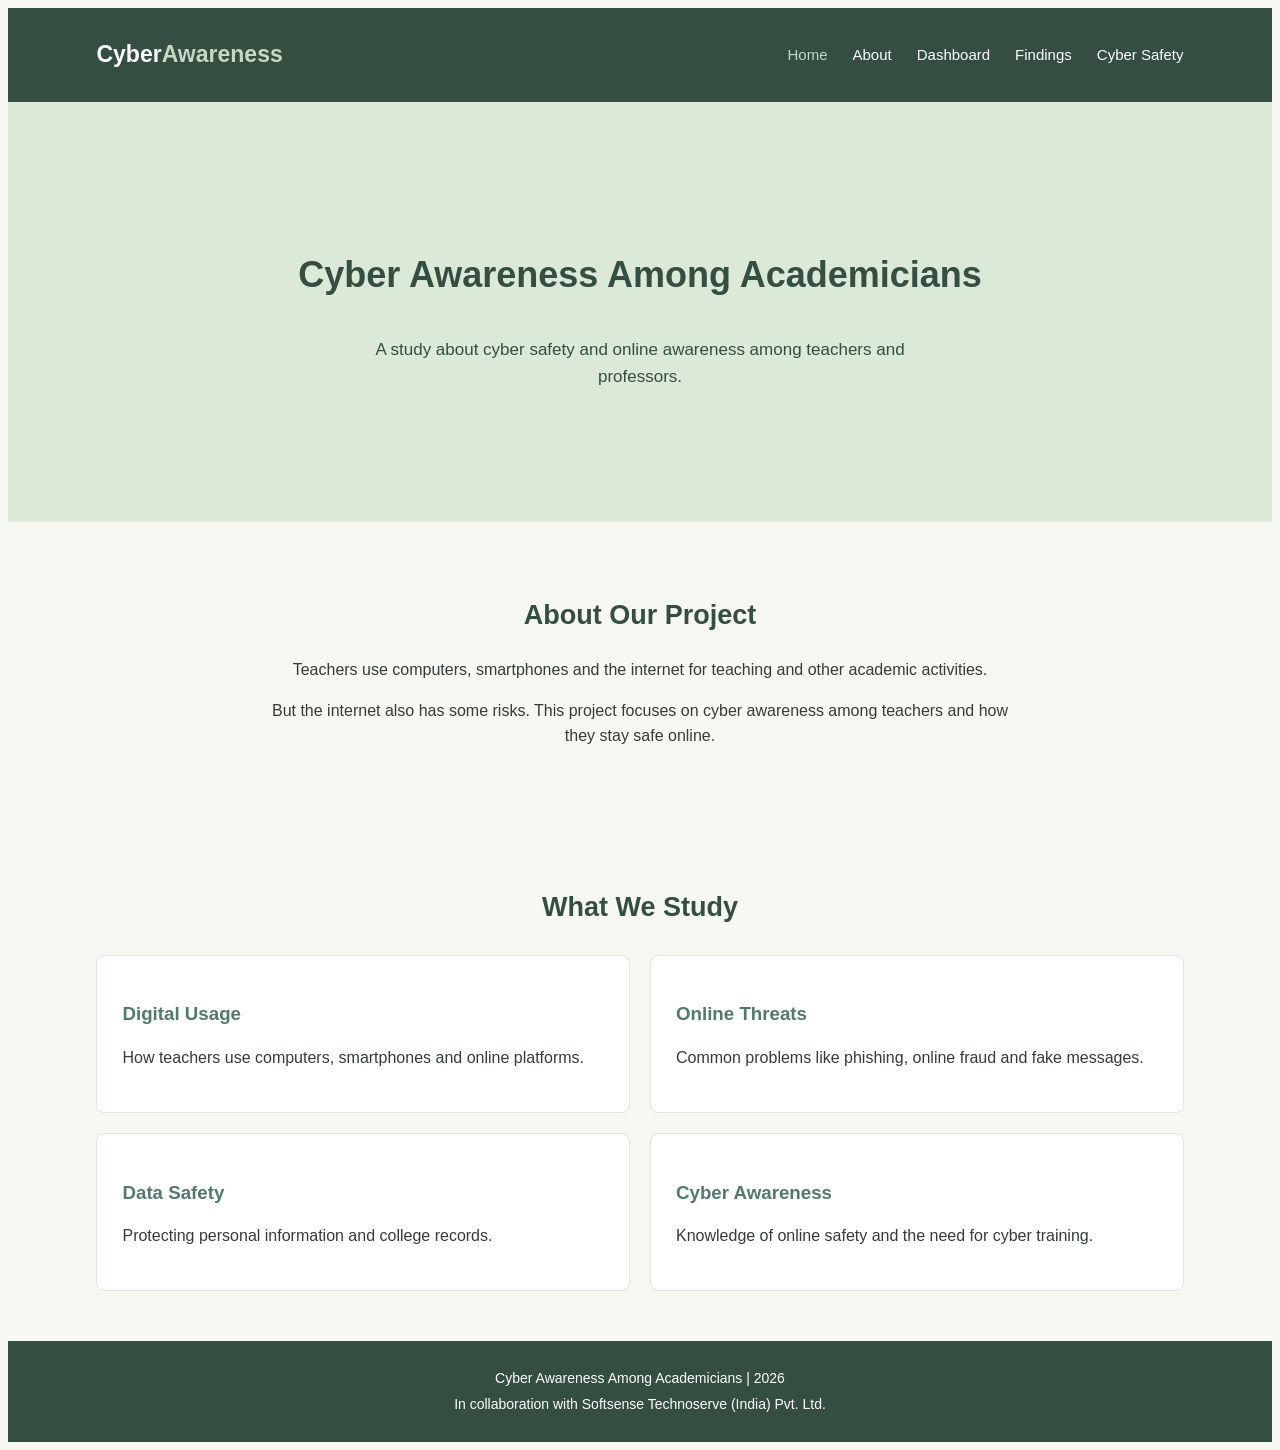
<file: index.html>
<!DOCTYPE html>
<html lang="en">

<head>
    <meta charset="UTF-8">
    <meta name="viewport" content="width=device-width, initial-scale=1.0">

    <title>Home | Cyber Awareness</title>

    <link rel="stylesheet" href="style.css">
</head>

<body>

    <!-- Navigation Bar -->
    <header>
        <nav class="navbar">

            <div class="logo">
                Cyber<span>Awareness</span>
            </div>

            <ul class="nav-links">
                <li><a href="index.html" class="active">Home</a></li>
                <li><a href="about.html">About</a></li>
                <li><a href="dashboard.html">Dashboard</a></li>
                <li><a href="findings.html">Findings</a></li>
                <li><a href="safety.html">Cyber Safety</a></li>
            </ul>

        </nav>
    </header>


    <!-- Main Section -->
    <section class="hero">

        <h1>Cyber Awareness Among Academicians</h1>

        <p>
            A study about cyber safety and online awareness
            among teachers and professors.
        </p>

    </section>


    <!-- About Section -->
    <section class="section">

        <h2>About Our Project</h2>

        <p>
            Teachers use computers, smartphones and the internet
            for teaching and other academic activities.
        </p>

        <p>
            But the internet also has some risks.
            This project focuses on cyber awareness among teachers
            and how they stay safe online.
        </p>

    </section>


    <!-- Project Topics -->
    <section class="section">

        <h2>What We Study</h2>

        <div class="safety-container">

            <div class="safety-card">
                <h3>Digital Usage</h3>
                <p>
                    How teachers use computers, smartphones
                    and online platforms.
                </p>
            </div>

            <div class="safety-card">
                <h3>Online Threats</h3>
                <p>
                    Common problems like phishing,
                    online fraud and fake messages.
                </p>
            </div>

            <div class="safety-card">
                <h3>Data Safety</h3>
                <p>
                    Protecting personal information
                    and college records.
                </p>
            </div>

            <div class="safety-card">
                <h3>Cyber Awareness</h3>
                <p>
                    Knowledge of online safety
                    and the need for cyber training.
                </p>
            </div>

        </div>

    </section>


    <!-- Footer -->
    <footer>

        <p>Cyber Awareness Among Academicians | 2026</p>

        <p>
            In collaboration with Softsense Technoserve (India) Pvt. Ltd.
        </p>

    </footer>

</body>
</html>
</file>
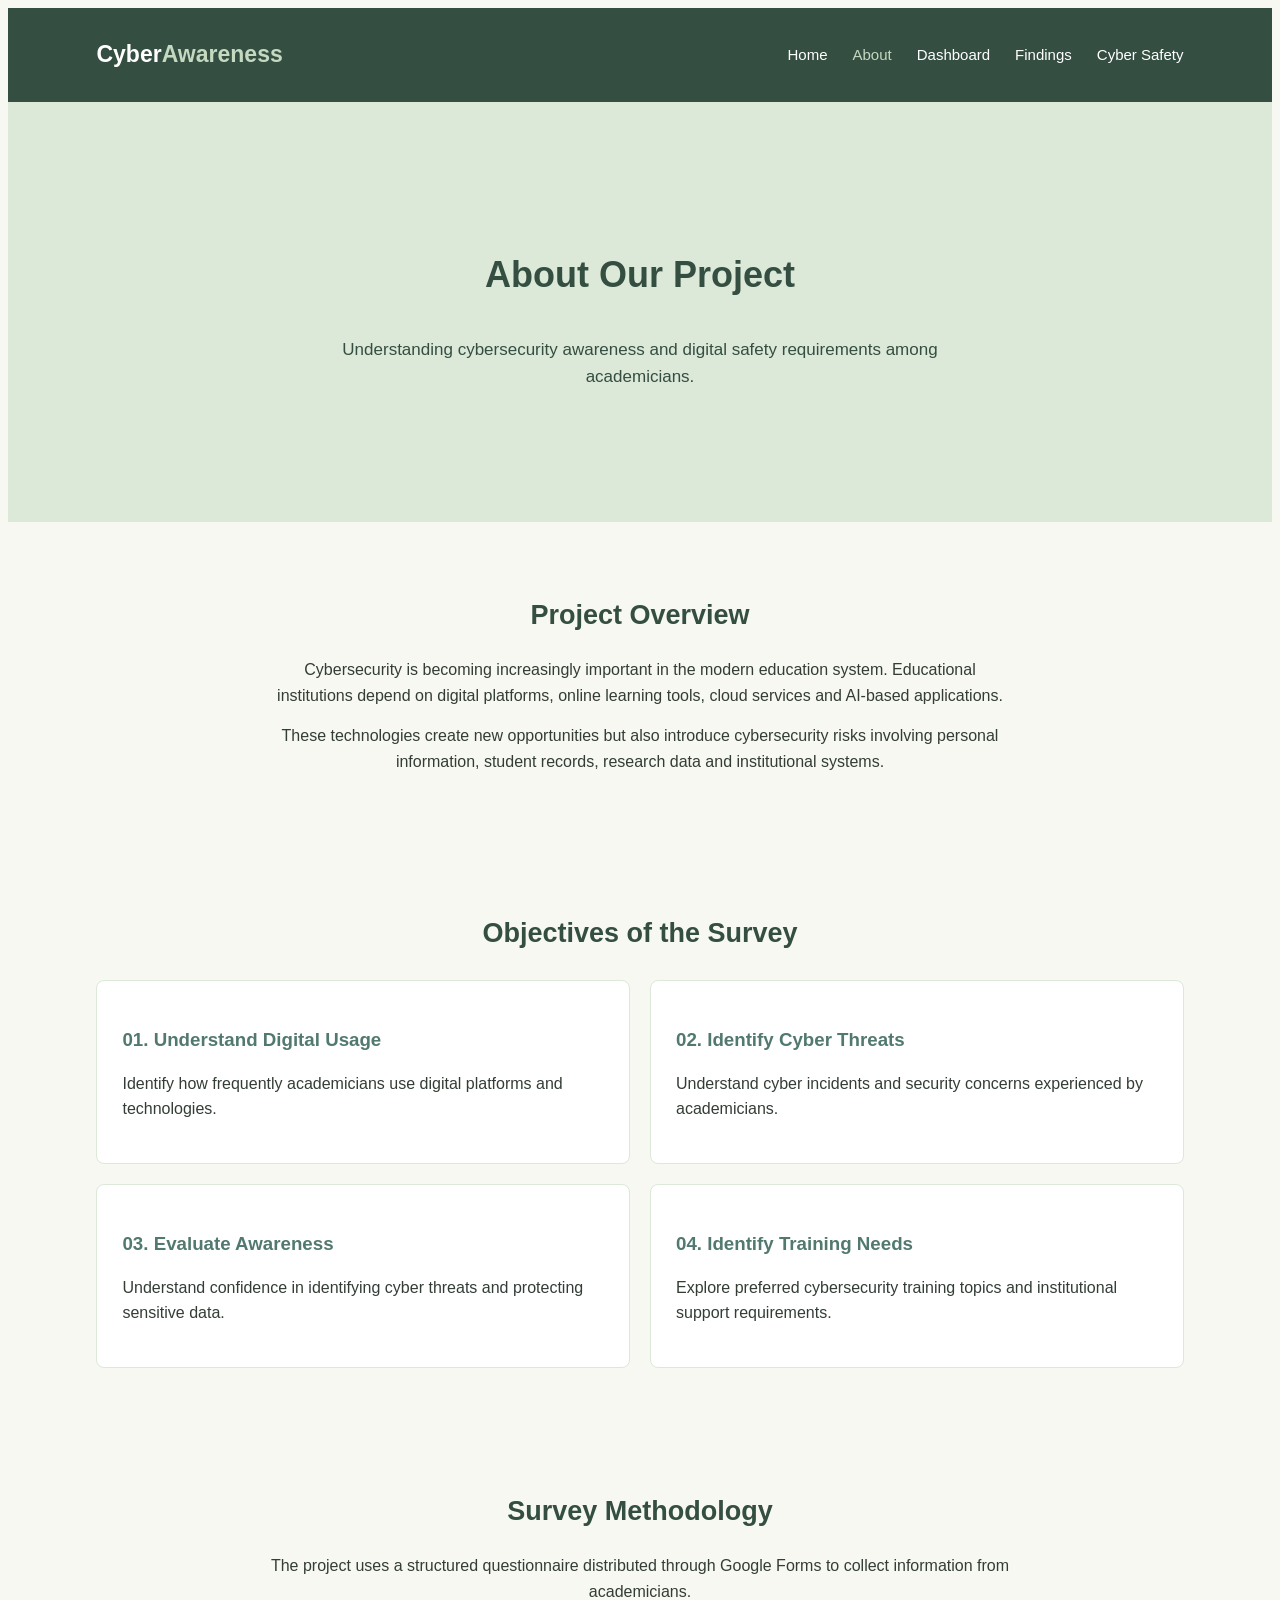
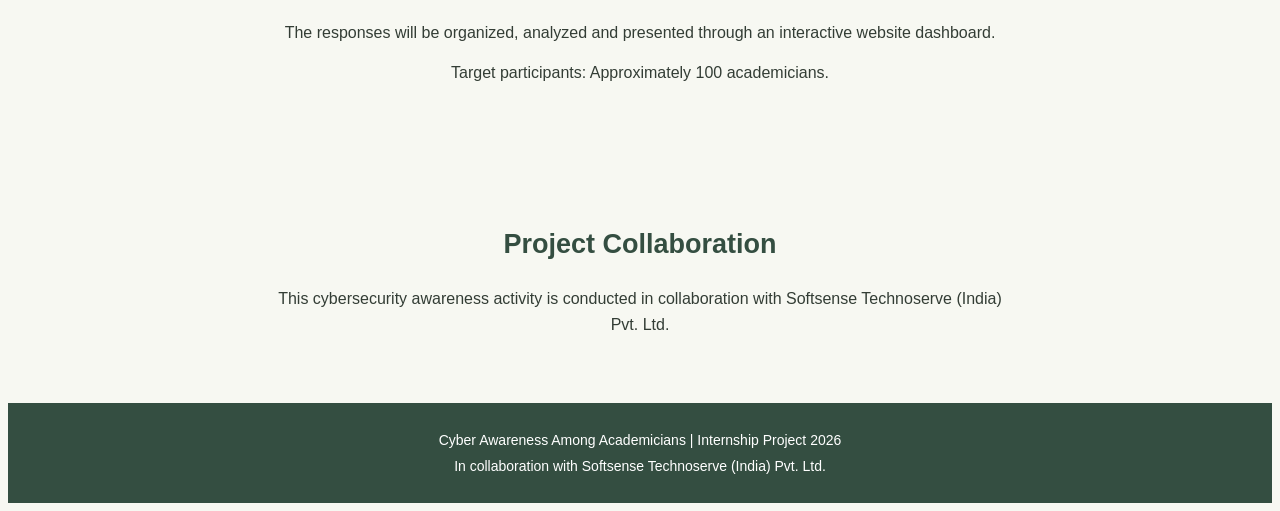
<file: about.html>
<!DOCTYPE html>
<html lang="en">

<head>
    <meta charset="UTF-8">
    <meta name="viewport" content="width=device-width, initial-scale=1.0">

    <title>About | Cyber Awareness</title>

    <link rel="stylesheet" href="style.css">
</head>

<body>

    <!-- Navigation Bar -->

    <header>
        <nav class="navbar">

            <div class="logo">
                Cyber<span>Awareness</span>
            </div>

            <ul class="nav-links">
                <li><a href="index.html">Home</a></li>
                <li><a href="about.html" class="active">About</a></li>
                <li><a href="dashboard.html">Dashboard</a></li>
                <li><a href="findings.html">Findings</a></li>
                <li><a href="safety.html">Cyber Safety</a></li>
            </ul>

        </nav>
    </header>


    <!-- About Heading -->

    <section class="hero">

        <h1>About Our Project</h1>

        <p>
            Understanding cybersecurity awareness and
            digital safety requirements among academicians.
        </p>

    </section>


    <!-- Project Introduction -->

    <section class="section">

        <h2>Project Overview</h2>

        <p>
            Cybersecurity is becoming increasingly important
            in the modern education system. Educational institutions
            depend on digital platforms, online learning tools,
            cloud services and AI-based applications.
        </p>

        <p>
            These technologies create new opportunities but also
            introduce cybersecurity risks involving personal
            information, student records, research data and
            institutional systems.
        </p>

    </section>


    <!-- Objectives -->

    <section class="section">

        <h2>Objectives of the Survey</h2>

        <div class="safety-container">

            <div class="safety-card">
                <h3>01. Understand Digital Usage</h3>
                <p>
                    Identify how frequently academicians use
                    digital platforms and technologies.
                </p>
            </div>

            <div class="safety-card">
                <h3>02. Identify Cyber Threats</h3>
                <p>
                    Understand cyber incidents and security
                    concerns experienced by academicians.
                </p>
            </div>

            <div class="safety-card">
                <h3>03. Evaluate Awareness</h3>
                <p>
                    Understand confidence in identifying
                    cyber threats and protecting sensitive data.
                </p>
            </div>

            <div class="safety-card">
                <h3>04. Identify Training Needs</h3>
                <p>
                    Explore preferred cybersecurity training
                    topics and institutional support requirements.
                </p>
            </div>

        </div>

    </section>


    <!-- Survey Methodology -->

    <section class="section">

        <h2>Survey Methodology</h2>

        <p>
            The project uses a structured questionnaire
            distributed through Google Forms to collect
            information from academicians.
        </p>

        <p>
            The responses will be organized, analyzed and
            presented through an interactive website dashboard.
        </p>

        <p>
            Target participants: Approximately 100 academicians.
        </p>

    </section>


    <!-- Collaboration -->

    <section class="section">

        <h2>Project Collaboration</h2>

        <p>
            This cybersecurity awareness activity is conducted
            in collaboration with Softsense Technoserve
            (India) Pvt. Ltd.
        </p>

    </section>


    <footer>
        <p>Cyber Awareness Among Academicians | Internship Project 2026</p>
        <p>In collaboration with Softsense Technoserve (India) Pvt. Ltd.</p>
    </footer>

</body>
</html>
</file>
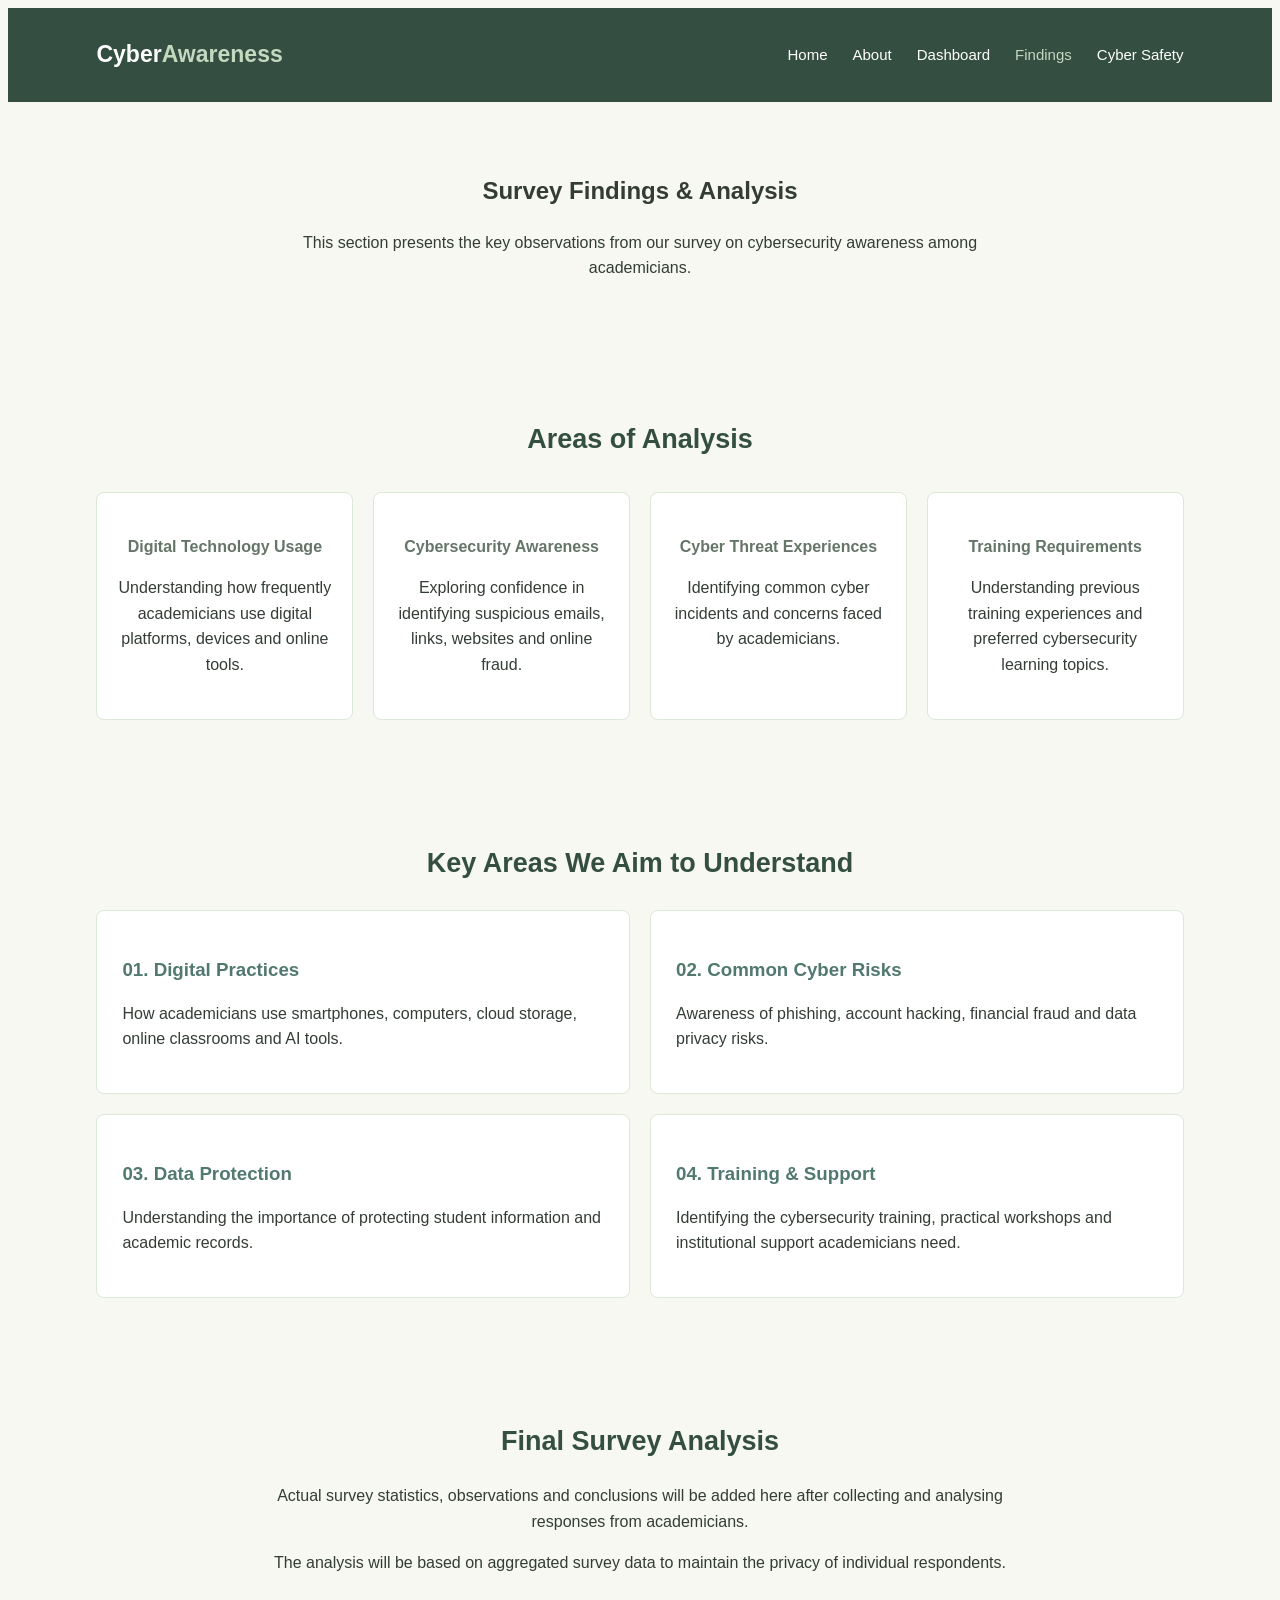
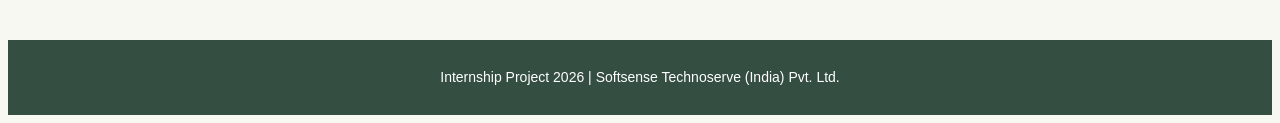
<file: findings.html>
<!DOCTYPE html>
<html lang="en">
<head>
    <meta charset="UTF-8">
    <meta name="viewport" content="width=device-width, initial-scale=1.0">
    <title>Survey Findings | Cyber Awareness</title>
    <link rel="stylesheet" href="style.css">
</head>

<body>

    <header>
    <nav class="navbar">

        <div class="logo">
            Cyber<span>Awareness</span>
        </div>

        <ul class="nav-links">
            <li><a href="index.html">Home</a></li>
            <li><a href="about.html">About</a></li>
            <li><a href="dashboard.html">Dashboard</a></li>
            <li><a href="findings.html" class="active">Findings</a></li>
            <li><a href="safety.html">Cyber Safety</a></li>
        </ul>

    </nav>
</header>
    <section class="section">
        <h1>Survey Findings & Analysis</h1>

        <p>
            This section presents the key observations from our survey
            on cybersecurity awareness among academicians.
        </p>
    </section>

    <section class="section">
        <h2>Areas of Analysis</h2>

        <div class="stats-container">

            <div class="stat-card">
                <h3>Digital Technology Usage</h3>
                <p>
                    Understanding how frequently academicians use
                    digital platforms, devices and online tools.
                </p>
            </div>

            <div class="stat-card">
                <h3>Cybersecurity Awareness</h3>
                <p>
                    Exploring confidence in identifying suspicious
                    emails, links, websites and online fraud.
                </p>
            </div>

            <div class="stat-card">
                <h3>Cyber Threat Experiences</h3>
                <p>
                    Identifying common cyber incidents and concerns
                    faced by academicians.
                </p>
            </div>

            <div class="stat-card">
                <h3>Training Requirements</h3>
                <p>
                    Understanding previous training experiences
                    and preferred cybersecurity learning topics.
                </p>
            </div>

        </div>
    </section>

    <section class="section">
        <h2>Key Areas We Aim to Understand</h2>

        <div class="safety-container">

            <div class="safety-card">
                <h3>01. Digital Practices</h3>
                <p>
                    How academicians use smartphones, computers,
                    cloud storage, online classrooms and AI tools.
                </p>
            </div>

            <div class="safety-card">
                <h3>02. Common Cyber Risks</h3>
                <p>
                    Awareness of phishing, account hacking,
                    financial fraud and data privacy risks.
                </p>
            </div>

            <div class="safety-card">
                <h3>03. Data Protection</h3>
                <p>
                    Understanding the importance of protecting
                    student information and academic records.
                </p>
            </div>

            <div class="safety-card">
                <h3>04. Training & Support</h3>
                <p>
                    Identifying the cybersecurity training,
                    practical workshops and institutional support
                    academicians need.
                </p>
            </div>

        </div>
    </section>

    <section class="section">
        <h2>Final Survey Analysis</h2>

        <p>
            Actual survey statistics, observations and conclusions
            will be added here after collecting and analysing
            responses from academicians.
        </p>

        <p>
            The analysis will be based on aggregated survey data
            to maintain the privacy of individual respondents.
        </p>
    </section>

    <footer>
        <p>Internship Project 2026 | Softsense Technoserve (India) Pvt. Ltd.</p>
    </footer>

</body>
</html>
</file>
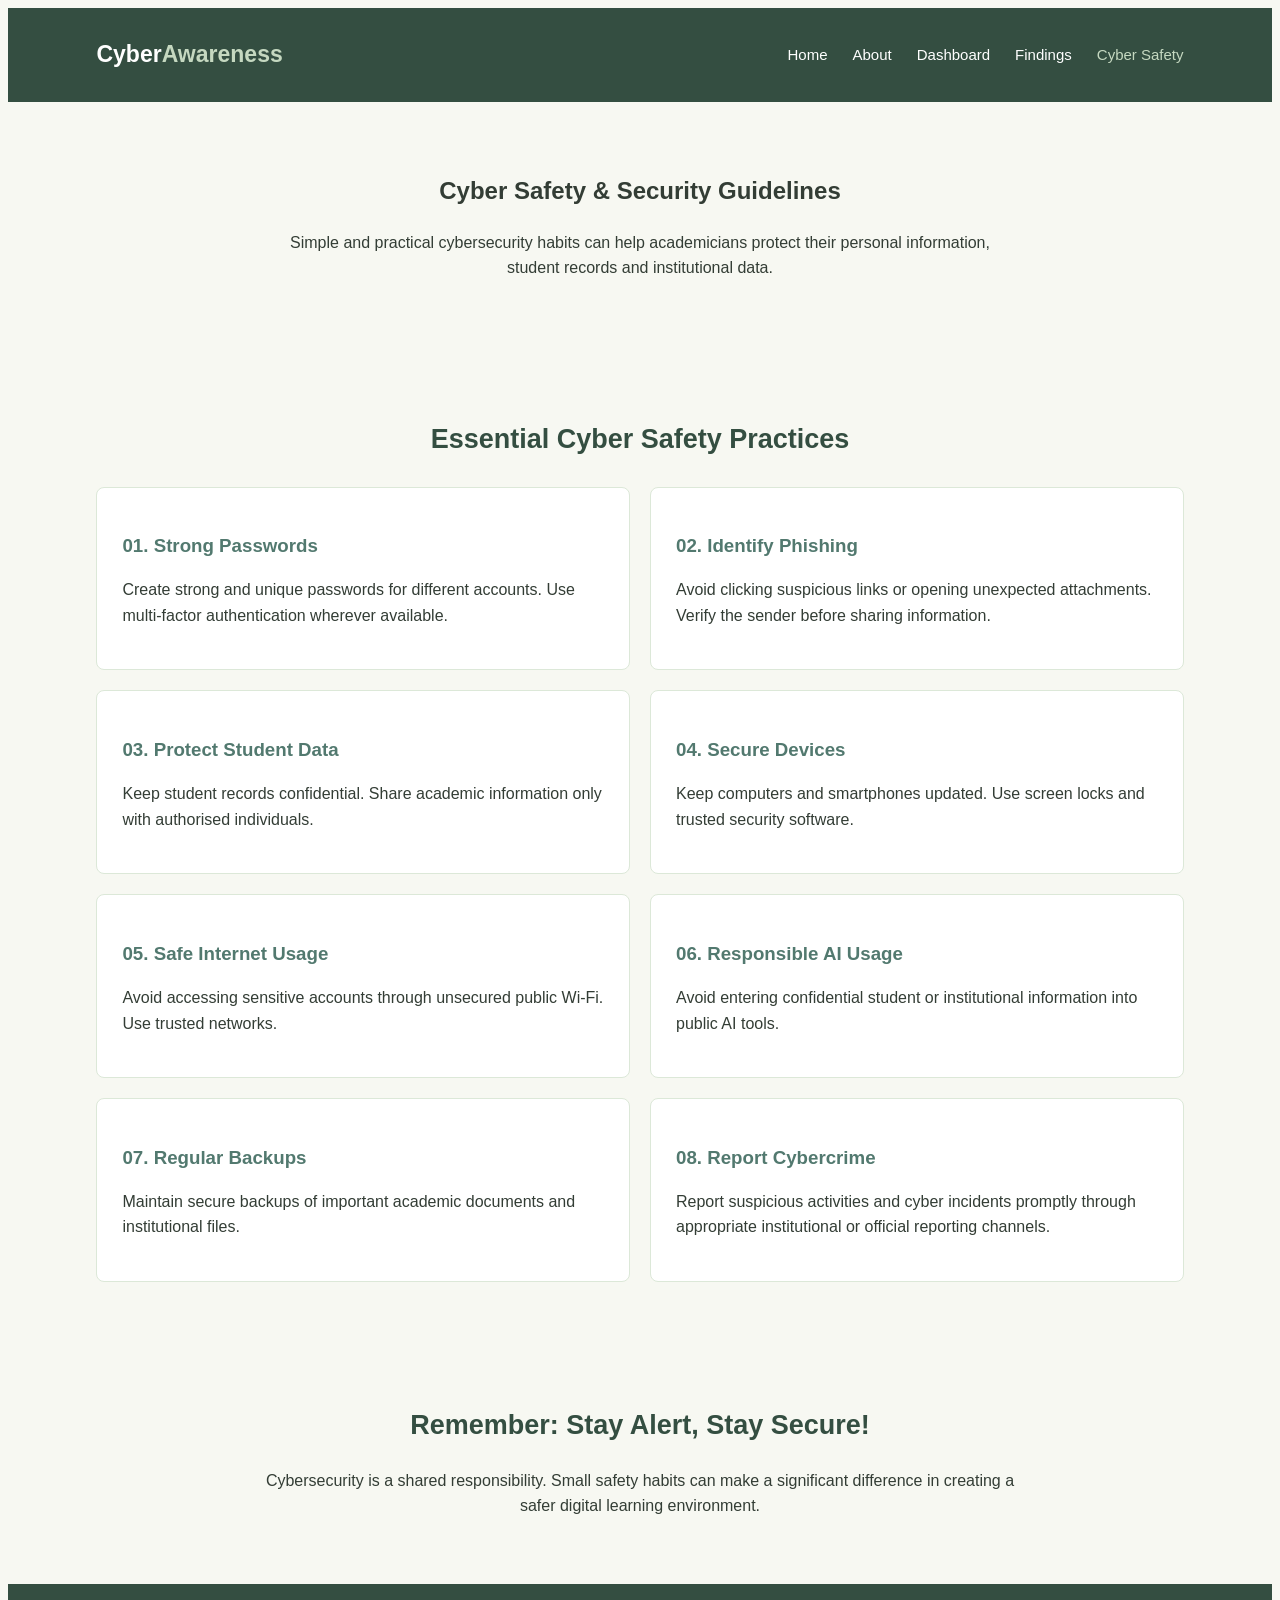
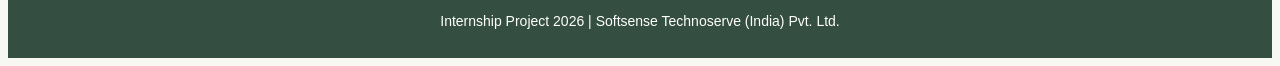
<file: safety.html>
<!DOCTYPE html>
<html lang="en">
<head>
    <meta charset="UTF-8">
    <meta name="viewport" content="width=device-width, initial-scale=1.0">
    <title>Safety Tips | Cyber Awareness</title>
    <link rel="stylesheet" href="style.css">
</head>

<body>

    <header>
    <nav class="navbar">

        <div class="logo">
            Cyber<span>Awareness</span>
        </div>

        <ul class="nav-links">
            <li><a href="index.html">Home</a></li>
            <li><a href="about.html">About</a></li>
            <li><a href="dashboard.html">Dashboard</a></li>
            <li><a href="findings.html">Findings</a></li>
            <li><a href="safety.html" class="active">Cyber Safety</a></li>
        </ul>

    </nav>
</header>
    <section class="section">
        <h1>Cyber Safety & Security Guidelines</h1>

        <p>
            Simple and practical cybersecurity habits can help
            academicians protect their personal information,
            student records and institutional data.
        </p>
    </section>

    <section class="section">
        <h2>Essential Cyber Safety Practices</h2>

        <div class="safety-container">

            <div class="safety-card">
                <h3>01. Strong Passwords</h3>
                <p>
                    Create strong and unique passwords for different
                    accounts. Use multi-factor authentication wherever
                    available.
                </p>
            </div>

            <div class="safety-card">
                <h3>02. Identify Phishing</h3>
                <p>
                    Avoid clicking suspicious links or opening
                    unexpected attachments. Verify the sender before
                    sharing information.
                </p>
            </div>

            <div class="safety-card">
                <h3>03. Protect Student Data</h3>
                <p>
                    Keep student records confidential. Share academic
                    information only with authorised individuals.
                </p>
            </div>

            <div class="safety-card">
                <h3>04. Secure Devices</h3>
                <p>
                    Keep computers and smartphones updated.
                    Use screen locks and trusted security software.
                </p>
            </div>

            <div class="safety-card">
                <h3>05. Safe Internet Usage</h3>
                <p>
                    Avoid accessing sensitive accounts through
                    unsecured public Wi-Fi. Use trusted networks.
                </p>
            </div>

            <div class="safety-card">
                <h3>06. Responsible AI Usage</h3>
                <p>
                    Avoid entering confidential student or institutional
                    information into public AI tools.
                </p>
            </div>

            <div class="safety-card">
                <h3>07. Regular Backups</h3>
                <p>
                    Maintain secure backups of important academic
                    documents and institutional files.
                </p>
            </div>

            <div class="safety-card">
                <h3>08. Report Cybercrime</h3>
                <p>
                    Report suspicious activities and cyber incidents
                    promptly through appropriate institutional or
                    official reporting channels.
                </p>
            </div>

        </div>
    </section>

    <section class="section">
        <h2>Remember: Stay Alert, Stay Secure!</h2>

        <p>
            Cybersecurity is a shared responsibility.
            Small safety habits can make a significant difference
            in creating a safer digital learning environment.
        </p>
    </section>

    <footer>
        <p>Internship Project 2026 | Softsense Technoserve (India) Pvt. Ltd.</p>
    </footer>

</body>
</html>
</file>
<file: style.css>
```css
/* GENERAL SETTINGS */

* {
    margin: 0;
    padding: 0;
    box-sizing: border-box;
}

html {
    scroll-behavior: smooth;
}

body {
    font-family: Arial, sans-serif;
    background-color: #f7f8f2;
    color: #333d35;
    line-height: 1.6;
}


/* NAVIGATION BAR */

header {
    background-color: #344e41;
    padding: 18px 7%;
    position: sticky;
    top: 0;
    z-index: 100;
}

.navbar {
    display: flex;
    justify-content: space-between;
    align-items: center;
}

.logo {
    color: white;
    font-size: 23px;
    font-weight: bold;
}

.logo span {
    color: #c5d8c0;
}

.nav-links {
    display: flex;
    list-style: none;
    gap: 25px;
}

.nav-links a {
    text-decoration: none;
    color: white;
    font-size: 15px;
}

.nav-links a:hover,
.nav-links a.active {
    color: #c5d8c0;
}


/* HOME SECTION */

.hero {
    min-height: 320px;
    background-color: #dce8d8;
    color: #344e41;

    display: flex;
    flex-direction: column;
    justify-content: center;
    align-items: center;

    text-align: center;
    padding: 50px 20px;
}

.hero h1 {
    font-size: 36px;
    margin-bottom: 15px;
}

.hero p {
    font-size: 17px;
    max-width: 600px;
}


/* COMMON SECTIONS */

.section {
    padding: 50px 7%;
    text-align: center;
}

.section h2 {
    font-size: 27px;
    color: #344e41;
    margin-bottom: 20px;
}

.section > p {
    max-width: 750px;
    margin: 0 auto 15px;
}


/* STATISTICS CARDS */

.stats-container {
    display: grid;
    grid-template-columns: repeat(4, 1fr);
    gap: 20px;
    margin-top: 30px;
}

.stat-card {
    background-color: white;
    padding: 25px 15px;
    border-radius: 8px;
    border: 1px solid #e1e8dc;
}

.stat-card h3 {
    font-size: 16px;
    color: #657568;
}

.stat-card h2 {
    font-size: 28px;
    color: #52796f;
    margin-top: 10px;
}


/* CHART CONTAINER */

..chart-container {
    width: 70%;
    max-width: 650px;
    height: 350px;
    margin: 30px auto;
    padding: 20px;
    background: white;
    border-radius: 12px;
    box-shadow: 0 4px 12px rgba(0, 0, 0, 0.08);
}
.chart-container canvas {
    max-width: 100%;
    max-height: 260px;
}
/* SAFETY CARDS */

.safety-container {
    display: grid;
    grid-template-columns: repeat(2, 1fr);
    gap: 20px;
    margin-top: 25px;
}

.safety-card {
    background-color: #ffffff;
    padding: 25px;
    border-radius: 8px;
    text-align: left;
    border: 1px solid #e1e8dc;
}

.safety-card h3 {
    color: #52796f;
    margin-bottom: 10px;
}


/* FOOTER */

footer {
    background-color: #344e41;
    color: white;
    text-align: center;
    padding: 22px;
}

footer p {
    margin: 4px 0;
    font-size: 14px;
}


/* MOBILE RESPONSIVENESS */

@media (max-width: 768px) {

    .navbar {
        flex-direction: column;
        gap: 15px;
    }

    .nav-links {
        flex-wrap: wrap;
        justify-content: center;
        gap: 15px;
    }

    .hero h1 {
        font-size: 28px;
    }

    .stats-container {
        grid-template-columns: repeat(2, 1fr);
    }

    .safety-container {
        grid-template-columns: 1fr;
    }
}

@media (max-width: 480px) {

    .stats-container {
        grid-template-columns: 1fr;
    }

}
``/* COMMON PAGE DESIGN */

header {
    background-color: #344e41 !important;
}

.navbar {
    background-color: #344e41;
}

.logo {
    color: white !important;
}

.nav-links a {
    color: white !important;
}

.nav-links a:hover,
.nav-links a.active {
    color: #c5d8c0 !important;
}

footer {
    background-color: #344e41 !important;
    color: white !important;
}

.section h2 {
    color: #344e41;
}

.stat-card,
.safety-card,
.chart-container {
    background-color: white;
    border: 1px solid #dce8d8;
}`
</file>
